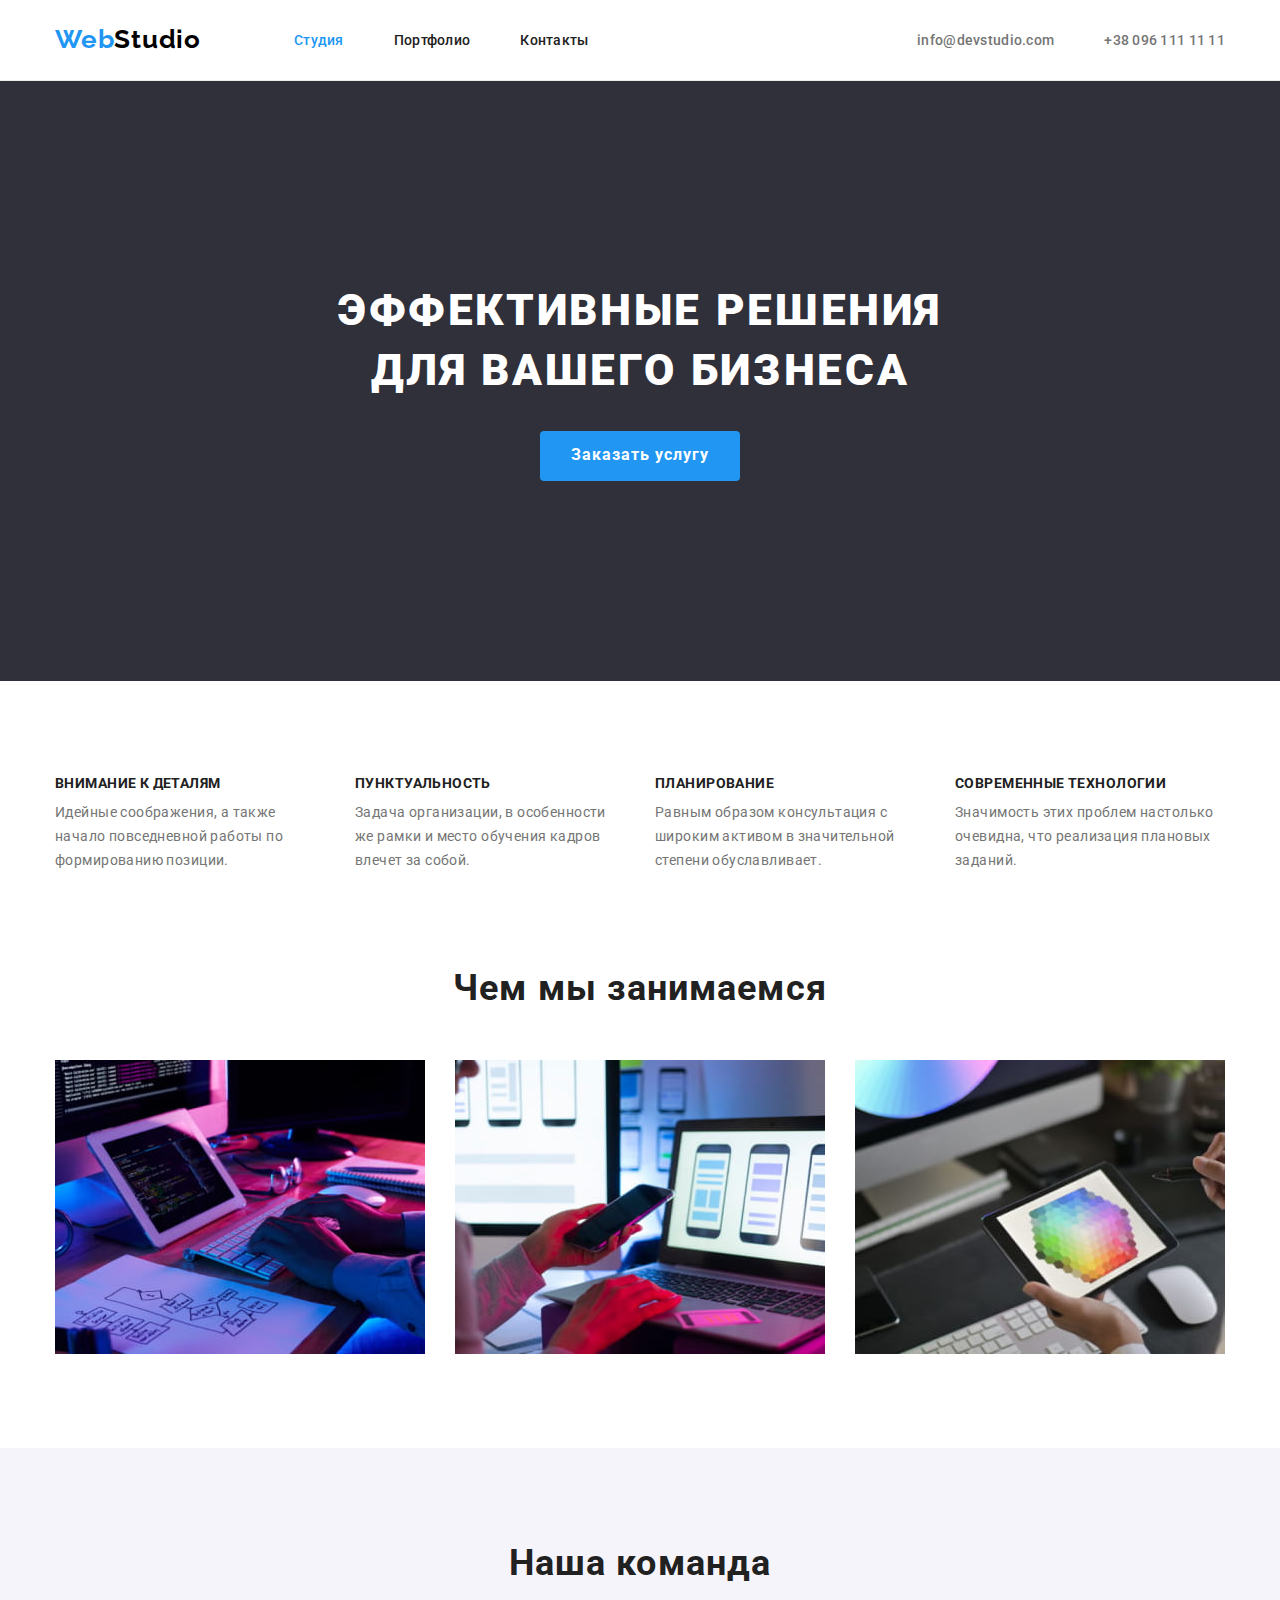
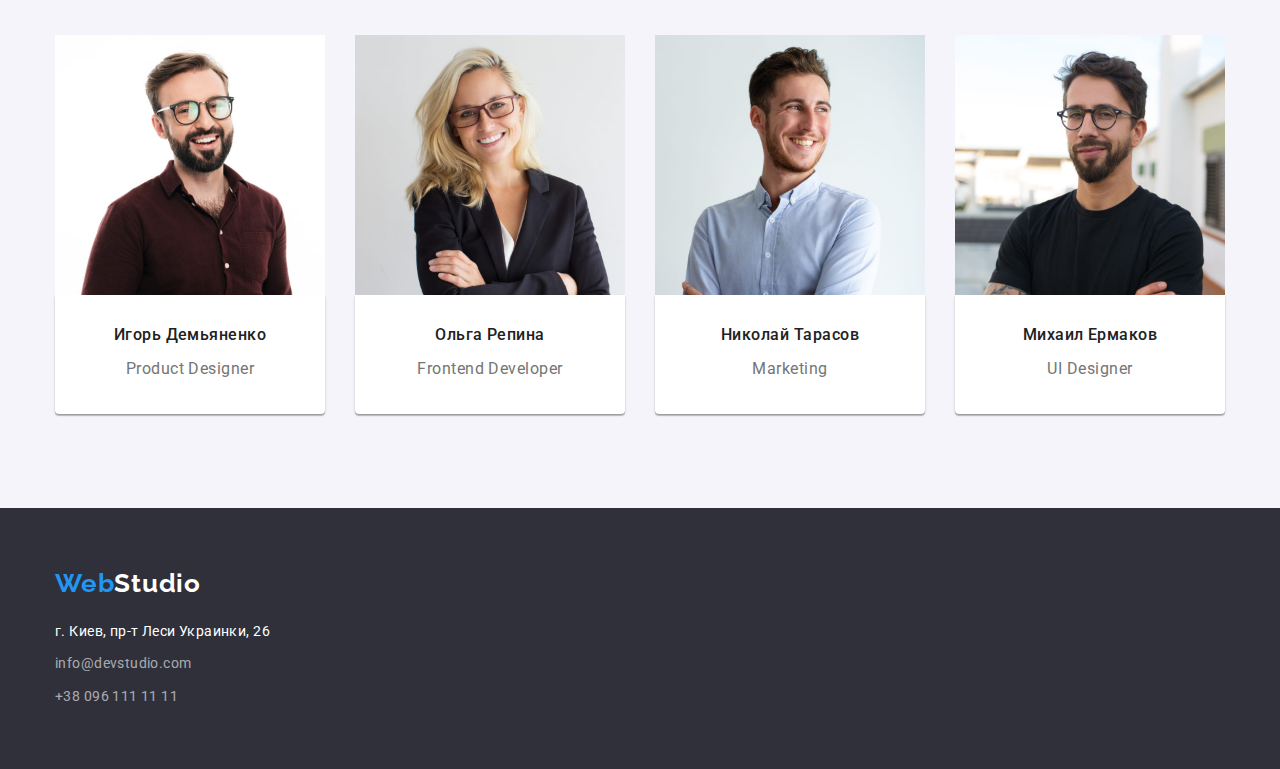
<file: index.html>
<!DOCTYPE html>
<html lang="ru">
  <head>
    <meta charset="UTF-8" />
    <meta http-equiv="X-UA-Compatible" content="IE=edge" />
    <meta name="viewport" content="width=device-width, initial-scale=1.0" />
    <title>Document</title>

    <!-- Fonts Start -->
    <link rel="preconnect" href="https://fonts.googleapis.com" />
    <link rel="preconnect" href="https://fonts.gstatic.com" crossorigin />
    <link
      href="https://fonts.googleapis.com/css2?family=Raleway:wght@700&family=Roboto:wght@400;500;700;900&display=swap"
      rel="stylesheet"
    />
    <!-- Fonts End -->

    <!-- Modern-normalize Start -->
    <link
      rel="stylesheet"
      href="https://cdnjs.cloudflare.com/ajax/libs/modern-normalize/1.1.0/modern-normalize.min.css"
    />
    <!-- Modern-normalize End -->

    <!-- Custom style Start -->
    <link rel="stylesheet" href="./css/style.css" />
    <!-- Custom style End -->

    <!-- CONTROL: 10 july 12:00  -->
  </head>

  <body>
    <!-- Header Section -->
    <header class="header">
      <div class="container header-container">
        <nav class="pagination pagination-container">
          <a class="logo link" href="./index.html"
            ><span class="logo-color-a">Web</span><span class="logo-color-b">Studio</span></a
          >
          <ul class="list nav-list">
            <li class="nav-item">
              <a class="nav-link nav-link-current" href="./index.html">Студия</a>
            </li>
            <li class="nav-item">
              <a class="nav-link" href="./portfolio.html">Портфолио</a>
            </li>
            <li class="nav-item">
              <a class="nav-link" href="">Контакты</a>
            </li>
          </ul>
        </nav>
        <ul class="list header-contact">
          <li>
            <a class="header-button header-mail" href="mailto:info@devstudio.com"
              >info@devstudio.com</a
            >
          </li>
          <li><a class="header-button" href="tel:+380961111111">+38 096 111 11 11</a></li>
        </ul>
      </div>
    </header>

    <!-- Main Section -->
    <main>
      <!-- Hero Section -->
      <section class="hero hero-section">
        <div class="container hero-container">
          <h1 class="hero-title">
            Эффективные решения <br />
            для вашего бизнеса
          </h1>
          <button class="hero-button" type="button">Заказать услугу</button>
        </div>
      </section>

      <!-- Peculiarities Section -->
      <section class="peculiarities section">
        <div class="container">
          <h2 class="visually-hidden">Особенности</h2>
          <ul class="list peculiarities-list">
            <li class="peculiarities-item">
              <h3 class="title-h3-14">Внимание к деталям</h3>
              <p class="description14">
                Идейные соображения, а также начало повседневной работы по формированию позиции.
              </p>
            </li>
            <li class="peculiarities-item">
              <h3 class="title-h3-14">Пунктуальность</h3>
              <p class="description14">
                Задача организации, в особенности же рамки и место обучения кадров влечет за собой.
              </p>
            </li>
            <li class="peculiarities-item">
              <h3 class="title-h3-14">Планирование</h3>
              <p class="description14">
                Равным образом консультация с широким активом в значительной степени обуславливает.
              </p>
            </li>
            <li class="peculiarities-item">
              <h3 class="title-h3-14">Современные технологии</h3>
              <p class="description14">
                Значимость этих проблем настолько очевидна, что реализация плановых заданий.
              </p>
            </li>
          </ul>
        </div>
      </section>

      <!-- What are we doing Section -->
      <section class="doing section">
        <div class="container">
          <h2 class="title-h2">Чем мы занимаемся</h2>
          <ul class="list doing-list">
            <li class="doing-item">
              <img
                src="./images/box-1.jpg"
                alt="Работа с кодом на планшете"
                width="370"
                height="294"
              />
            </li>
            <li class="doing-item">
              <img
                src="./images/box-2.jpg"
                alt="Работа с версткой на ноутбуке"
                width="370"
                height="294"
              />
            </li>
            <li class="doing-item">
              <img
                src="./images/box-3.jpg"
                alt="Работа с цветом на планшете"
                width="370"
                height="294"
              />
            </li>
          </ul>
        </div>
      </section>

      <!--Our Team Section -->
      <section class="team section">
        <div class="container ">
          <h2 class="title-h2">Наша команда</h2>
          <ul class="list team-list">
            <li class="team-item">
              <img src="./images/img-1.jpg" alt="Игорь Демьяненко" width="270" height="260" />
              <div class="team-item-block">
                <h3 class="title-h3-16">Игорь Демьяненко</h3>
                <p class="description16" lang="en">Product Designer</p>
              </div>
            </li>
            <li class="team-item">
              <img src="./images/img-2.jpg" alt="Ольга Репина" width="270" height="260" />
              <div class="team-item-block">
                <h3 class="title-h3-16">Ольга Репина</h3>
                <p class="description16" lang="en">Frontend Developer</p>
              </div>
            </li>
            <li class="team-item">
              <img src="./images/img-3.jpg" alt="Николай Тарасов" width="270" height="260" />
              <div class="team-item-block">
                <h3 class="title-h3-16">Николай Тарасов</h3>
                <p class="description16" lang="en">Marketing</p>
              </div>
            </li>
            <li class="team-item">
              <img src="./images/img-4.jpg" alt="Михаил Ермаков" width="270" height="260" />
              <div class="team-item-block">
                <h3 class="title-h3-16">Михаил Ермаков</h3>
                <p class="description16" lang="en">UI Designer</p>
              </div>
            </li>
          </ul>
        </div>
      </section>
    </main>

    <footer class="footer">
      <div class="container footer-container">
        <a class="logo logo-footer link" href="./index.html"
          ><span class="logo-color-a">Web</span><span class="logo-color-с">Studio</span></a
        >

        <address class="address">
          <ul class="list footer-list">
            <li>
              <a
                href="https://www.google.com/maps/place/%D0%B1%D1%83%D0%BB.+%D0%9B%D0%B5%D1%81%D0%B8+%D0%A3%D0%BA%D1%80%D0%B0%D0%B8%D0%BD%D0%BA%D0%B8,+26,+%D0%9A%D0%B8%D0%B5%D0%B2,+02000/@50.4266594,30.5382177,18.25z/data=!4m5!3m4!1s0x40d4cf0e033ecbe9:0x57a4dffefec77da0!8m2!3d50.4265807!4d30.5383858"
              >
                <span class="address-text-bold">г. Киев, пр-т Леси Украинки, 26</span></a
              >
            </li>

            <li>
              <a class="address-text-thin" href="mailto:info@devstudio.com">info@devstudio.com</a>
            </li>

            <li><a class="address-text-thin" href="tel:+380961111111">+38 096 111 11 11</a></li>
          </ul>
        </address>
      </div>
    </footer>
  </body>
</html>
</file>
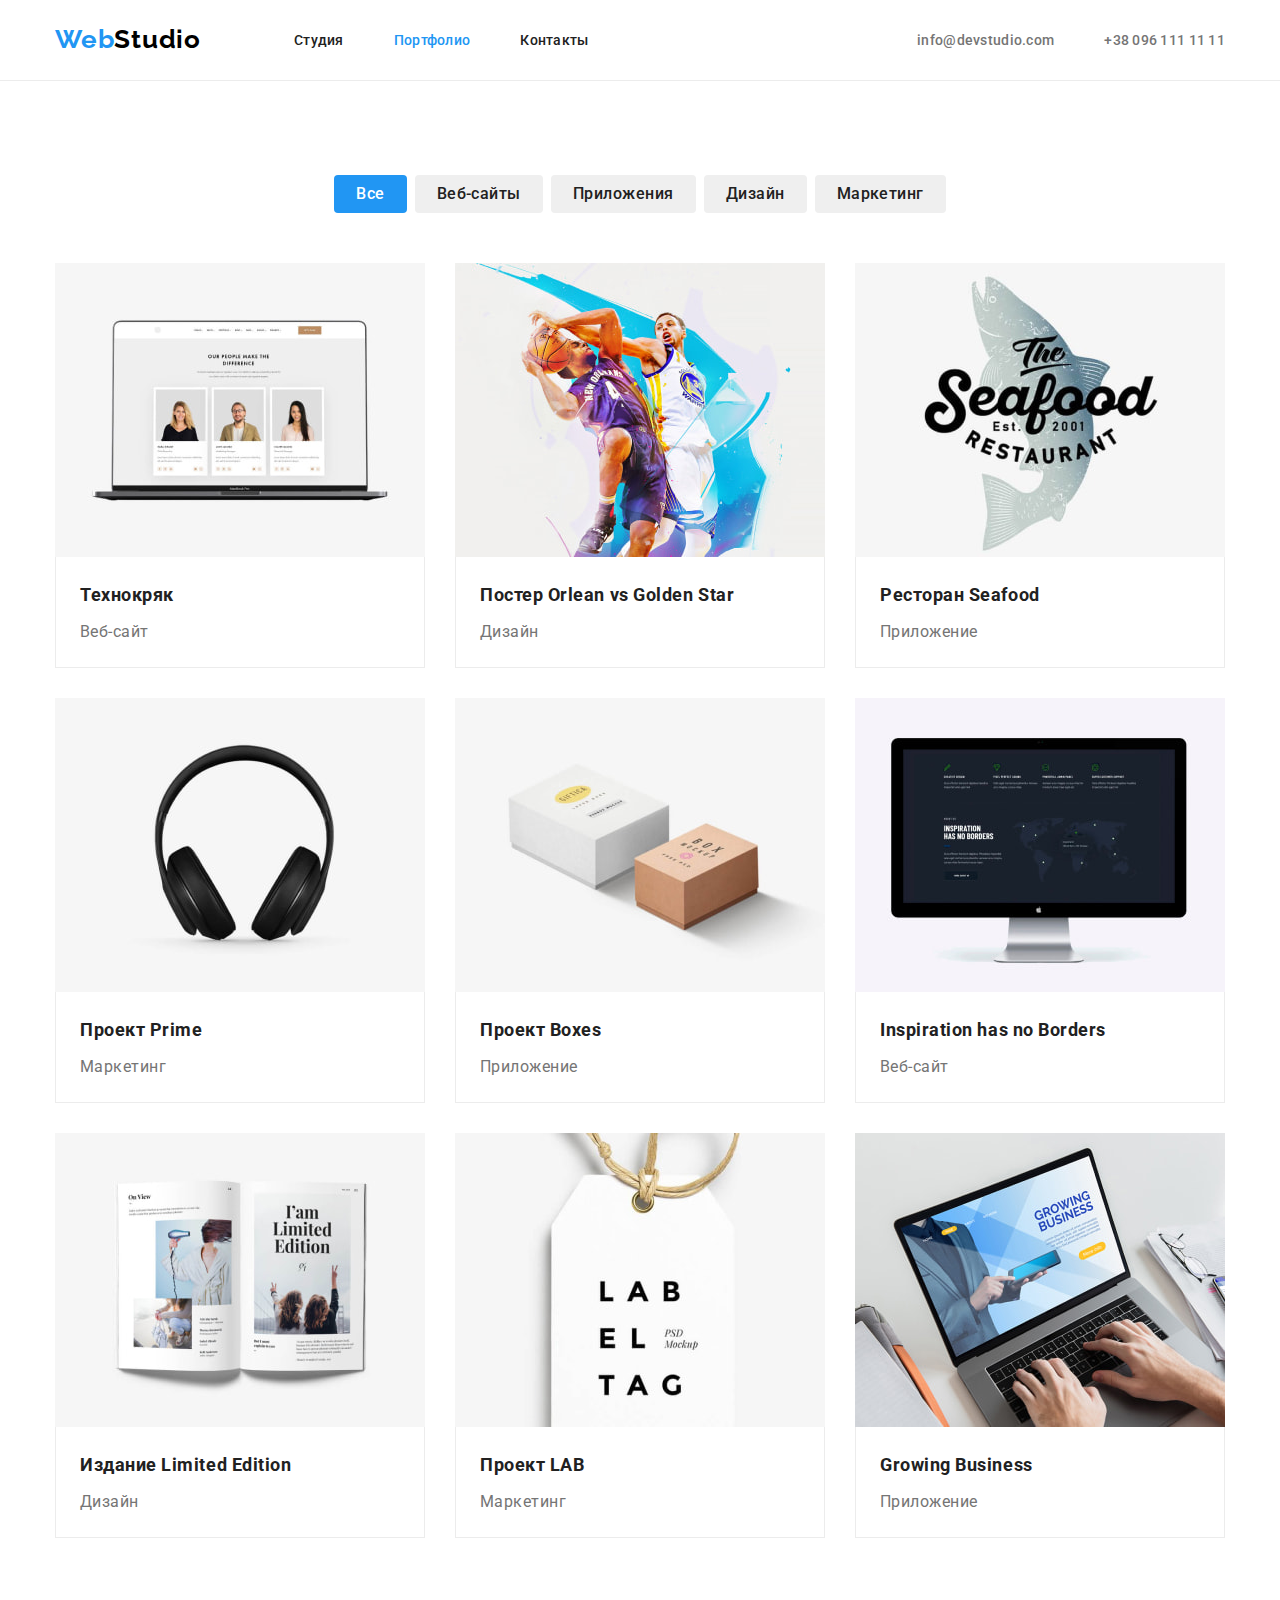
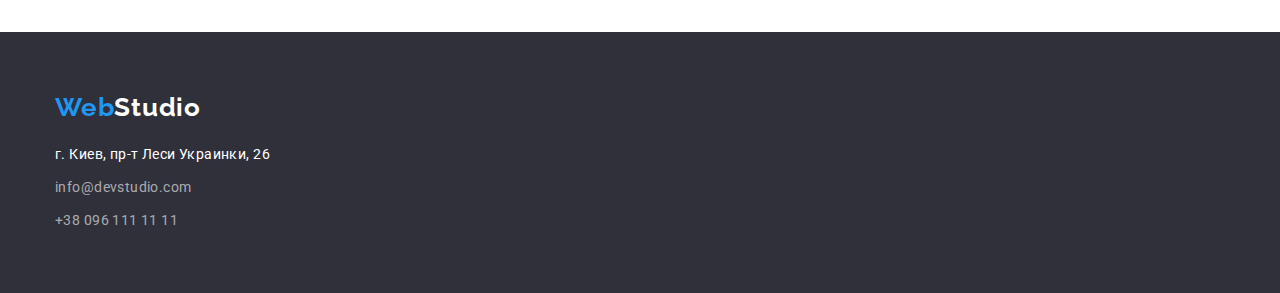
<file: portfolio.html>
<!DOCTYPE html>
<html lang="ru">

<head>
  <meta charset="UTF-8" />
  <meta http-equiv="X-UA-Compatible" content="IE=edge" />
  <meta name="viewport" content="width=device-width, initial-scale=1.0" />
  <title>Document</title>

  <!-- Fonts Start -->
  <link rel="preconnect" href="https://fonts.googleapis.com">
  <link rel="preconnect" href="https://fonts.gstatic.com" crossorigin>
  <link href="https://fonts.googleapis.com/css2?family=Raleway:wght@700&family=Roboto:wght@400;500;700;900&display=swap"
    rel="stylesheet">
  <!-- Fonts End -->

  <!-- Modern-normalize Start -->
  <link rel="stylesheet" href="https://cdnjs.cloudflare.com/ajax/libs/modern-normalize/1.1.0/modern-normalize.min.css">
  <!-- Modern-normalize End -->

  <!-- Custom style Start -->
  <link rel="stylesheet" href="./css/style.css">
  <!-- Custom style End -->
</head>

<!-- Header Section -->
<header class="header">
  <div class="container header-container">
    <nav class="pagination pagination-container">
      <a class="logo link" href="./index.html"><span class="logo-color-a">Web</span><span
          class="logo-color-b">Studio</span></a>
      <ul class="list nav-list">
        <li class="nav-item">
          <a class="nav-link " href="./index.html">Студия</a>
        </li>
        <li class="nav-item">
          <a class="nav-link nav-link-current" href="./portfolio.html">Портфолио</a>
        </li>
        <li class="nav-item">
          <a class="nav-link" href="">Контакты</a>
        </li>
      </ul>
    </nav>
    <ul class="list header-contact">
      <li><a class="header-button header-mail" href="mailto:info@devstudio.com">info@devstudio.com</a></li>
      <li><a class="header-button" href="tel:+380961111111">+38 096 111 11 11</a></li>
    </ul>
  </div>
</header>

<!-- Main Section -->
<main>

  <section class="portfolio section">
<div class="container">
    <h2 class="visually-hidden">Портфолио</h2>

    <ul class="portfolio-btn-list">
      <li><button class="portfolio-button portfolio-button-current" type="button">Все</button></li>
      <li><button class="portfolio-button" type="button">Веб-сайты</button></li>
      <li><button class="portfolio-button" type="button">Приложения</button></li>
      <li><button class="portfolio-button" type="button">Дизайн</button></li>
        <li><button class="portfolio-button" type="button">Маркетинг</button></li>
    </ul>

    <ul class="portfolio-list">
      <li>
        <img src="images/portfolio-1.jpg" alt="Визуализация веб-сайта Технокряк на МакБуке" width="370" height="294">
        <div class="portfolio-item-block">
          <h3 class="title-h3-18">Технокряк</h3>
        <p class="description16">Веб-сайт</p>
        </div>
      </li>
      <li>
        <img src="images/portfolio-2.jpg" alt="Постер баскетбольного матча" width="370" height="294">
        <div class="portfolio-item-block">
          <h3 class="title-h3-18">Постер <span lang="en">Orlean vs Golden Star</span></h3>
        <p class="description16">Дизайн</p>
        </div>
      </li>
      <li>
        <img src="images/portfolio-3.jpg" alt="Логотип ресторана Seafood" width="370" height="294">
        <div class="portfolio-item-block">
          <h3 class="title-h3-18">Ресторан <span lang="en">Seafood</span></h3>
        <p class="description16">Приложение</p>
        </div>
      </li>
      <li>
        <img src="images/portfolio-4.jpg" alt="Наушники" width="370" height="294">
        <div class="portfolio-item-block">
          <h3 class="title-h3-18">Проект <span lang="en">Prime</span></h3>
        <p class="description16">Маркетинг</p>
        </div>
      </li>
      <li>
        <img src="images/portfolio-5.jpg" alt="МокАп упаковки Boxes" width="370" height="294">
        <div class="portfolio-item-block">
          <h3 class="title-h3-18">Проект <span lang="en">Boxes</span></h3>
        <p class="description16">Приложение</p>
        </div>
      </li>
      <li>
        <img src="images/portfolio-6.jpg" alt="Визуализация веб-сайта Inspiration" width="370" height="294">
        <div class="portfolio-item-block">
          <h3 class="title-h3-18"><span lang="en">Inspiration has no Borders</span></h3>
        <p class="description16">Веб-сайт</p>
        </div>
      </li>
      <li>
        <img src="images/portfolio-7.jpg" alt="Разворот журнала" width="370" height="294">
        <div class="portfolio-item-block">
          <h3 class="title-h3-18">Издание <span lang="en">Limited Edition</span></h3>
        <p class="description16">Дизайн</p>
        </div>
      </li>
      <li>
        <img src="images/portfolio-8.jpg" alt="МокАп бирки" width="370" height="294">
        <div class="portfolio-item-block">
          <h3 class="title-h3-18">Проект <span lang="en">LAB</span></h3>
        <p class="description16">Маркетинг</p>
        </div>
      </li>
      <li>
        <img src="images/portfolio-9.jpg" alt="Визуализация приложения Growing Business на экране ноутбука" width="370"
          height="294">
          <div class="portfolio-item-block">
             <h3 class="title-h3-18"><span lang="en">Growing Business</span></h3>
        <p class="description16">Приложение</p>
        </div>
      </li>
    </ul>
    </div>
  </section>
</main>

<footer class="footer">
  <div class="container footer-container">
    <a class="logo logo-footer link" href="./index.html"
      ><span class="logo-color-a">Web</span><span class="logo-color-с">Studio</span></a
    >

    <address class="address">
      <ul class="list footer-list">
        <li>
          <a
            href="https://www.google.com/maps/place/%D0%B1%D1%83%D0%BB.+%D0%9B%D0%B5%D1%81%D0%B8+%D0%A3%D0%BA%D1%80%D0%B0%D0%B8%D0%BD%D0%BA%D0%B8,+26,+%D0%9A%D0%B8%D0%B5%D0%B2,+02000/@50.4266594,30.5382177,18.25z/data=!4m5!3m4!1s0x40d4cf0e033ecbe9:0x57a4dffefec77da0!8m2!3d50.4265807!4d30.5383858"
          >
            <span class="address-text-bold">г. Киев, пр-т Леси Украинки, 26</span></a
          >
        </li>

        <li>
          <a class="address-text-thin" href="mailto:info@devstudio.com">info@devstudio.com</a>
        </li>

        <li><a class="address-text-thin" href="tel:+380961111111">+38 096 111 11 11</a></li>
      </ul>
    </address>
  </div>
</footer>
</body>

</html>
</file>
<file: css/style.css>
:root {
  /* fonts */
  --main-font: 'Roboto', sans-serif;
  --logo-font: 'Raleway', sans-serif;

  /* colors */
  --accent-color: #2196f3;
  --main_white-color: #ffffff;
  --main-black-color: #212121;
  --description-color: #757575;
  --bg-dark-gray-color: #2f303a;
  --bg-light-gray-color: #f5f4fa;
  --btn-hover-color: #188ce8;
  --border-color: #ececec;
}

/* BG Colors */
.hero,
.footer {
  background-color: var(--bg-dark-gray-color);
}

.team {
  background-color: var(--bg-light-gray-color);
}

/* GENERAL */

body {
  font-family: var(--main-font);
  color: var(--main-black-color);
}

a {
  text-decoration: none;
}

ul {
  padding: 0;
  margin: 0;
}

li {
  list-style-type: none;
}
.list {
  list-style: none;
  padding: 0;
  margin: 0;
}

h1,
h2,
h3,
h4,
h5,
h6,
p {
  margin: 0;
}

img {
  display: block;
}

.visually-hidden {
  position: absolute;
  white-space: nowrap;
  width: 1px;
  height: 1px;
  overflow: hidden;
  border: 0;
  padding: 0;
  clip: rect(0 0 0 0);
  clip-path: inset(50%);
  margin: -1px;
}

/* COUNTAINERS */
.section {
  padding-top: 94px;
  padding-bottom: 94px;
}

.hero-section {
  padding-top: 200px;
  padding-bottom: 200px;
}

.peculiarities {
  padding-bottom: 0;
}

.container {
  width: 1200px;
  padding-left: 15px;
  padding-right: 15px;
  margin-left: auto;
  margin-right: auto;
  /* outline: 2px solid tomato; */
  /* display: flex; */
}

.header-container {
  display: flex;
  align-items: center;
}

.hero-container {
text-align: center;
}

.pagination-container {
  display: flex;
  align-items: center;
}

.team-container {
  display: flex;
  align-items: center;
  justify-content: center;
  flex-direction: column;
}

.doing-container {
  flex-direction: column;
}

.portfolio-countainer {
  flex-direction: column;
}

/* LISTS & ITEMS */

.peculiarities-list {
  display: flex;
  gap: 30px;
}

.peculiarities-item {
  flex-basis: 270px;
}

.doing-list,
.team-list {
  display: flex;
  gap: 30px;
}

.footer-list {
  display: flex;
  flex-direction: column;
  gap: 9px;
}

.portfolio-list {
  display: flex;
  flex-wrap: wrap;
  gap: 30px;
}

/* LOGOS */
.logo {
  font-family: var(--logo-font);
  font-weight: 700;
  font-size: 26px;
  line-height: 1.2;
  letter-spacing: 0.03em;
  text-decoration: none;
  margin-right: 93px;
}

.logo-footer {
  margin-bottom: 20px;
}

.logo-color-a {
  color: var(--accent-color);
}

.logo-color-b {
  color: #000;
}

.logo-color-с {
  color: #fff;
}

/* HEADER */
.header {
  border-bottom: 1px solid var(--border-color);
}

/* Pagination */
.nav-list {
  list-style-type: none;
  font-weight: 500;
  font-size: 14px;
  line-height: 16px;
  letter-spacing: 0.02em;
  margin-right: auto;

  display: flex;
  gap: 50px;
}

/* .nav-item {
  margin-right: 50px;
}

.nav-item:last-child {
  margin-right: 0;
} */

.nav-link {
  color: var(--main-black-color);
  display: block;
  padding-top: 32px;
  padding-bottom: 32px;
}

.nav-link:hover,
.nav-link:focus {
  color: var(--accent-color);
}

.header-mail {
  margin-right: 50px;
}

/* Contact */
.header-contact {
  font-weight: 500;
  font-size: 14px;
  line-height: 16px;
  letter-spacing: 0.02em;
  list-style-type: none;
  display: flex;
  margin-left: auto;
}

.header-button {
  color: var(--description-color);
  display: block;
  padding-top: 32px;
  padding-bottom: 32px;
}

.header-button:hover,
.header-button:focus {
  color: var(--accent-color);
}

.nav-link-current {
  color: var(--accent-color);
}

.address-text-bold {
  font-style: normal;
  font-weight: 400;
  font-size: 14px;
  line-height: 1.7;
  letter-spacing: 0.03em;
  color: var(--main_white-color);
}

.address-text-bold:hover,
.address-text-bold:focus {
color: var(--accent-color);
}


.address-text-thin {
  font-style: normal;
  font-weight: 400;
  font-size: 14px;
  line-height: 1.7;
  letter-spacing: 0.03em;
  color: rgba(255, 255, 255, 0.6);
}

.address-text-thin:hover,
.address-text-thin:focus {
color: var(--accent-color);
}

/* TEAM */
.team-item-block {
  /* width: 270px;
  height: 108px; */
  text-align: center;
  padding: 30px 5px;
  background-color: var(--main_white-color);
  box-shadow: 0px 1px 3px rgba(0, 0, 0, 0.12), 0px 1px 1px rgba(0, 0, 0, 0.14),
    0px 2px 1px rgba(0, 0, 0, 0.2);
  border-radius: 0px 0px 4px 4px;
}

/* TITLE */
.hero-title {
  font-weight: 900;
  font-size: 44px;
  line-height: 1.36;
  text-align: center;
  letter-spacing: 0.06em;
  text-transform: uppercase;
  color: var(--main_white-color);
  margin-bottom: 30px;
}

.title-h2 {
  font-weight: 700;
  font-size: 36px;
  line-height: 1.2;
  text-align: center;
  letter-spacing: 0.03em;
  margin-bottom: 50px;
}

.title-h3-14 {
  font-weight: 700;
  font-size: 14px;
  line-height: 1.2;
  letter-spacing: 0.03em;
  text-transform: uppercase;
  margin-bottom: 10px;
}

.title-h3-16 {
  font-weight: 500;
  font-size: 16px;
  line-height: 1.2;
  letter-spacing: 0.03em;
  margin-bottom: 10px;
}

.title-h3-18 {
  font-weight: 700;
  font-size: 18px;
  line-height: 2;
  letter-spacing: 0.03em;
  margin-bottom: 4px;
}

/* DESCRIPTION */
.description14 {
  font-size: 14px;
  line-height: 1.7;
  letter-spacing: 0.03em;
  color: var(--description-color);
}

.description16 {
  font-size: 16px;
  line-height: 1.88;
  letter-spacing: 0.03em;
  color: var(--description-color);
}

/* Button */
.hero-button {
  font-family: var(--main-font);
  font-weight: 700;
  font-size: 16px;
  line-height: 1.9;
  letter-spacing: 0.06em;
  color: var(--main_white-color);
  background-color: var(--accent-color);
  border-width: 0ch;
  cursor: pointer;
  width: 200px;
  height: 50px;
  border-radius: 4px;
  display: inline-flex;
  align-items: center;
  justify-content: center;
}

.hero-button:hover,
.hero-button:focus {
  background-color: var(--btn-hover-color);
}

.portfolio-button {
  font-family: var(--main-font);

  font-weight: 500;
  font-size: 16px;
  line-height: 1.62;
  letter-spacing: 0.03em;
  color: var(--main-black-color);
  border-width: 0ch;
  cursor: pointer;
  padding: 6px 22px;
  border-radius: 4px;
}

.portfolio-button:hover,
.portfolio-button:focus {
  background-color: var(--btn-hover-color);
  color: var(--main_white-color);
}

.portfolio-button-current {
  background-color: var(--accent-color);
  color: var(--main_white-color);
}

/* PORTFOLIO */
.portfolio-item-block {
  /* width: 370px;
  height: 110px; */
  padding: 20px 24px;
  border-bottom: 1px solid var(--border-color);
  border-left: 1px solid var(--border-color);
  border-right: 1px solid var(--border-color);
}

.portfolio-btn-list {
  display: flex;
  justify-content: center;
  margin-bottom: 50px;
  gap: 8px;

}

.address {
  margin-top: 20px;
}

.footer {
  padding-top: 60px;
  padding-bottom: 60px;
}
</file>
